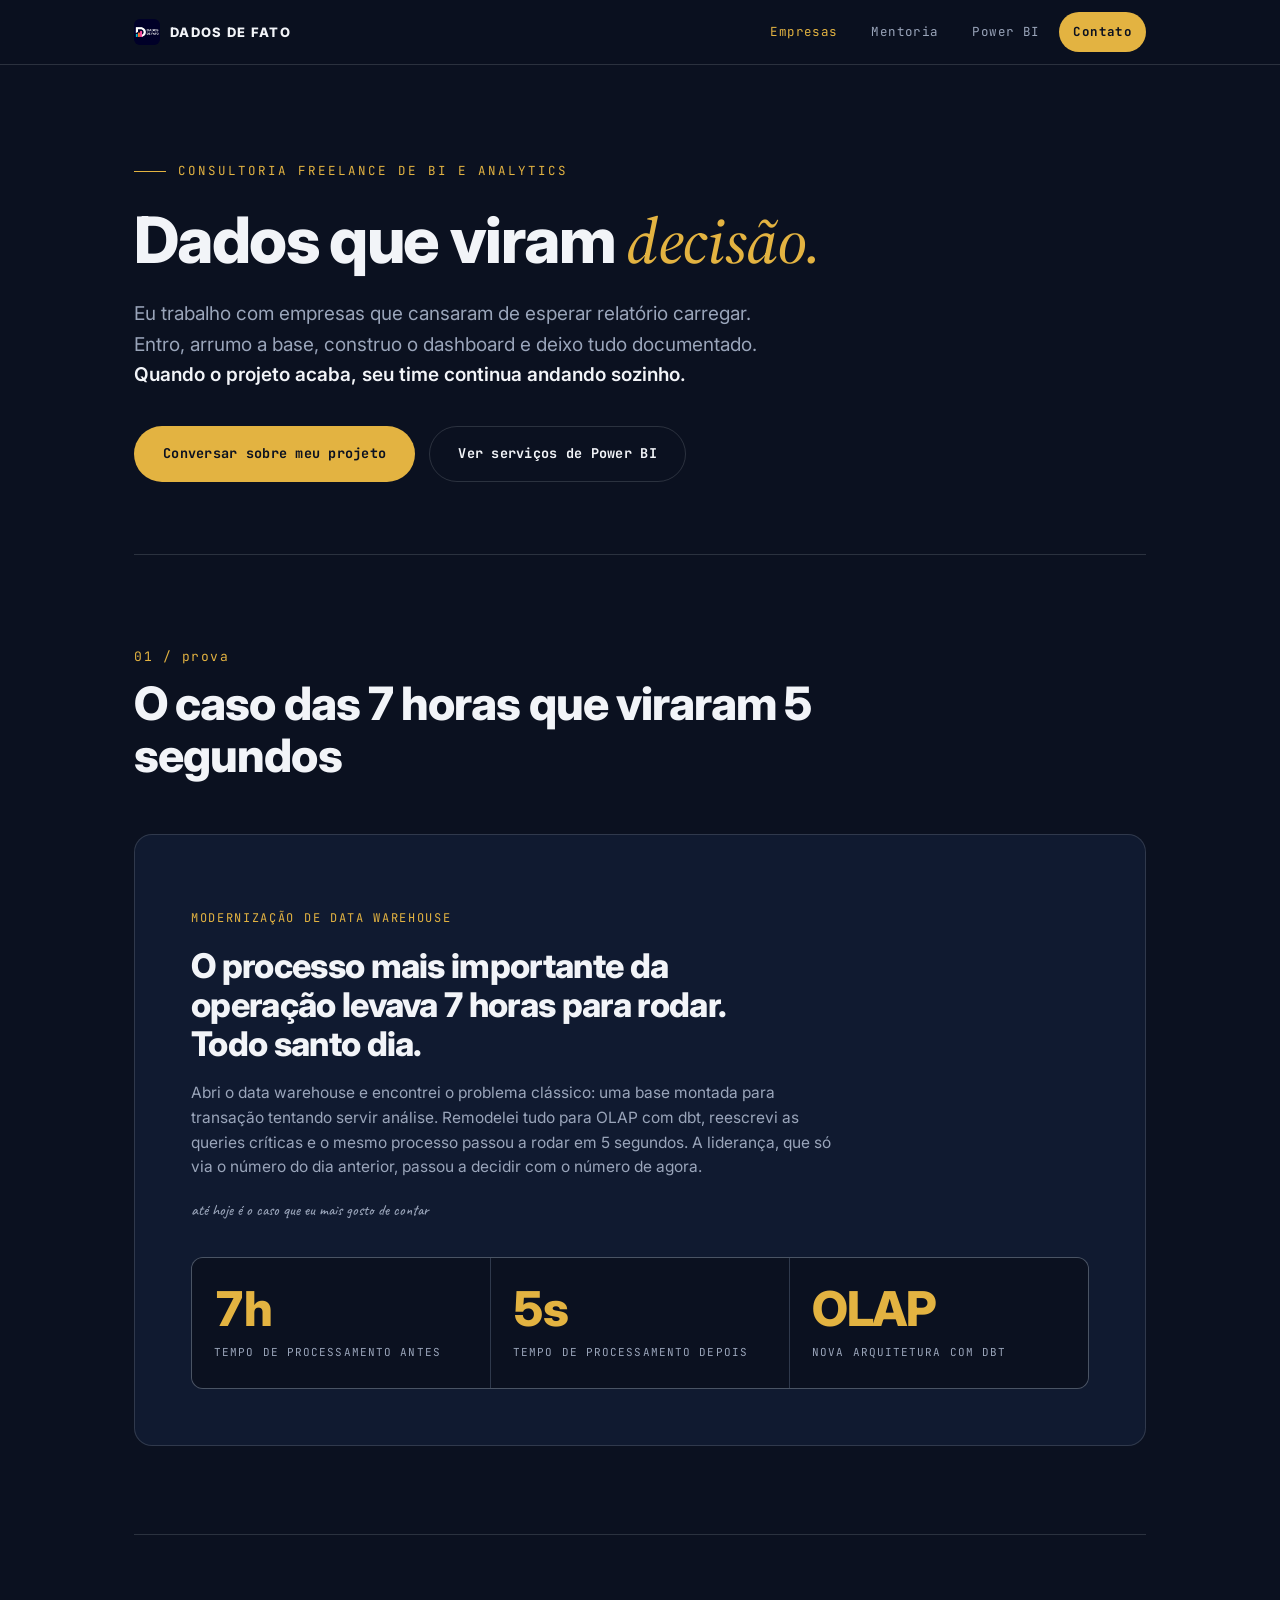
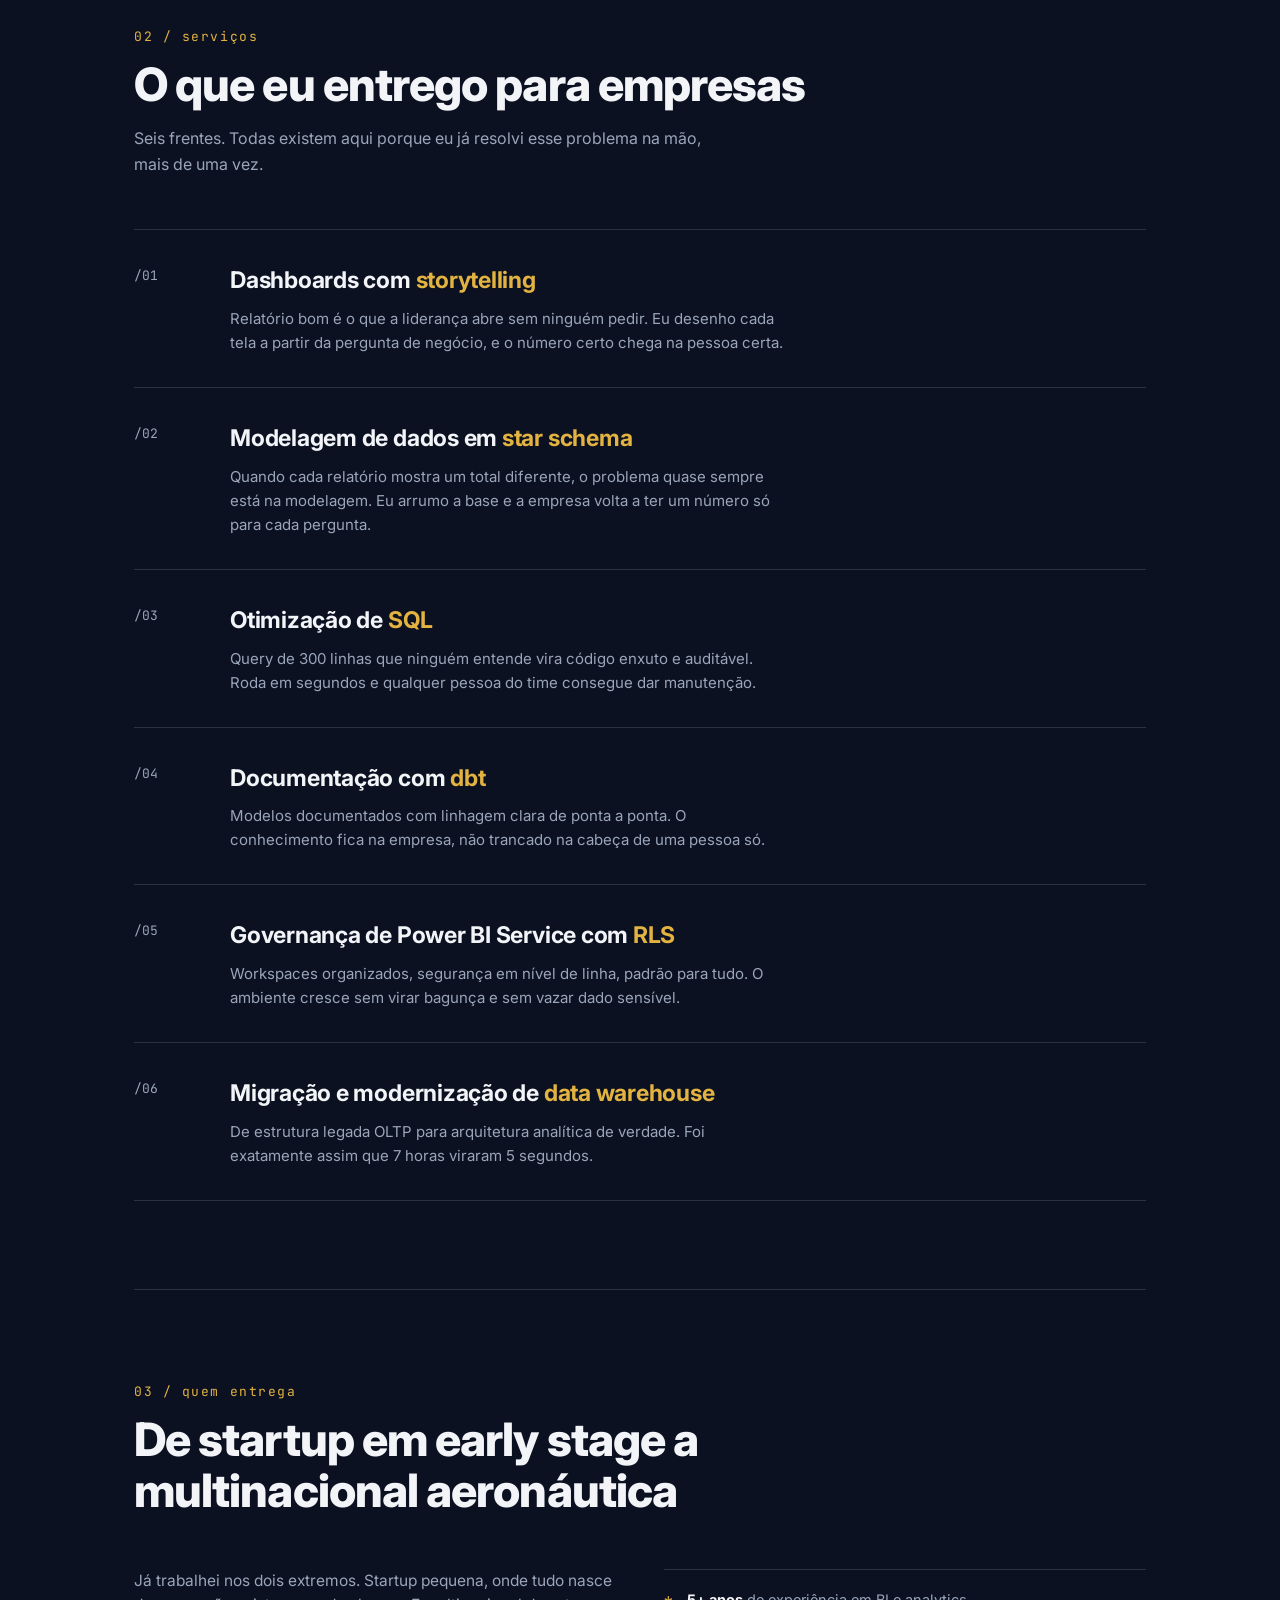
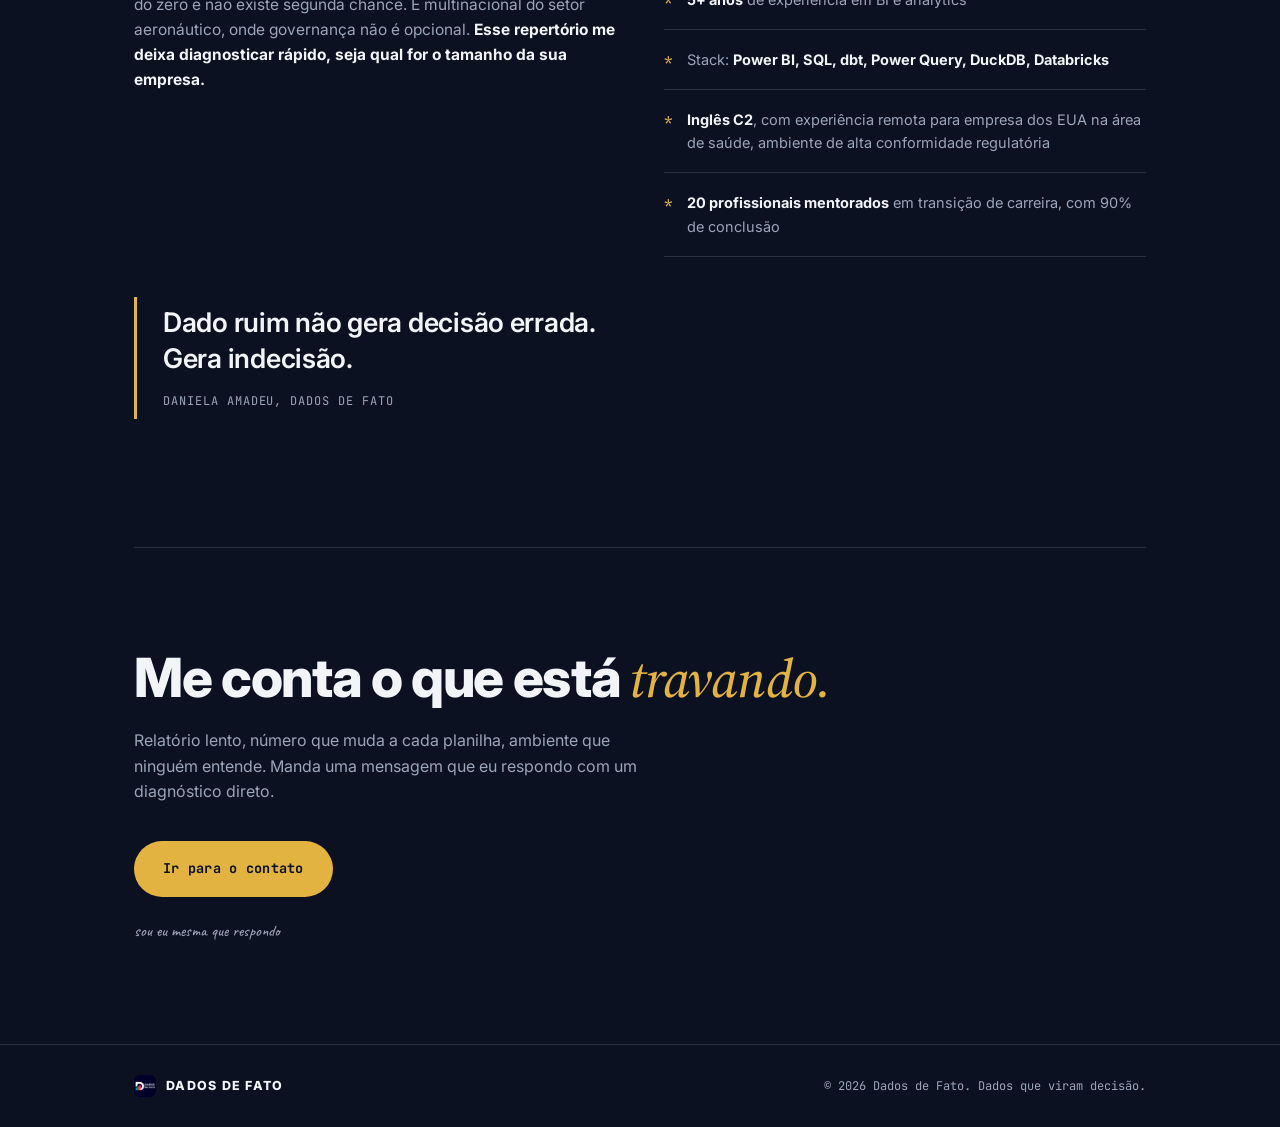
<file: index.html>
<!DOCTYPE html>
<html lang="pt-BR">
<head>
<meta charset="UTF-8">
<meta name="viewport" content="width=device-width, initial-scale=1.0">
<title>Consultoria freelance de BI e analytics | Dados de Fato</title>
<meta name="description" content="Contrate uma analista de dados sênior para projetos de BI: dashboards, modelagem dimensional, SQL, dbt e governança de Power BI. Caso real: processo de 7 horas rodando em 5 segundos.">
<link rel="canonical" href="https://dadosdefato.com.br/">
<link rel="icon" type="image/png" href="logo.png">
<meta property="og:type" content="website">
<meta property="og:locale" content="pt_BR">
<meta property="og:site_name" content="Dados de Fato">
<meta property="og:title" content="Dados de Fato, consultoria freelance de BI e analytics">
<meta property="og:description" content="Dados que viram decisão. Caso real: processo analítico de 7 horas reduzido a 5 segundos.">
<meta property="og:image" content="logo.png">
<meta name="theme-color" content="#0b1120">
<script type="application/ld+json">
{
  "@context":"https://schema.org",
  "@type":"ProfessionalService",
  "name":"Dados de Fato",
  "description":"Consultoria freelance de BI e analytics: dashboards, modelagem dimensional, SQL, dbt e governança de Power BI.",
  "founder":{"@type":"Person","name":"Daniela Amadeu","jobTitle":"Analista de Dados Sênior"},
  "areaServed":{"@type":"Country","name":"Brasil"},
  "url":"https://dadosdefato.com.br/",
  "sameAs":["https://linkedin.com/in/daniela-amadeu/"]
}
</script>
<link rel="preconnect" href="https://fonts.googleapis.com">
<link rel="preconnect" href="https://fonts.gstatic.com" crossorigin>
<link href="https://fonts.googleapis.com/css2?family=Inter:wght@400;600;700;800&family=JetBrains+Mono:wght@400;700&family=Source+Serif+4:ital,opsz,wght@1,8..60,500&family=Caveat:wght@500&display=swap" rel="stylesheet">
<link rel="stylesheet" href="style.css">
</head>
<body>

<nav class="nav">
  <div class="wrap">
    <a class="brand" href="index.html"><img src="logo.png" alt="Dados de Fato">DADOS DE FATO</a>
    <div class="navlinks">
      <a href="index.html" class="active">Empresas</a>
      <a href="mentoria.html">Mentoria</a>
      <a href="powerbi.html">Power BI</a>
      <a class="cta" href="contato.html">Contato</a>
    </div>
  </div>
</nav>

<main>
<div class="wrap">

  <div class="hero">
    <p class="kicker">Consultoria freelance de BI e analytics</p>
    <h1>Dados que viram <em>decisão.</em></h1>
    <p class="lead">Eu trabalho com empresas que cansaram de esperar relatório carregar. Entro, arrumo a base, construo o dashboard e deixo tudo documentado. <strong>Quando o projeto acaba, seu time continua andando sozinho.</strong></p>
    <div class="btnrow">
      <a class="btn btn-gold" href="contato.html">Conversar sobre meu projeto</a>
      <a class="btn btn-line" href="powerbi.html">Ver serviços de Power BI</a>
    </div>
  </div>

  <section>
    <div class="sechead reveal">
      <span class="secnum">01 / prova</span>
      <h2>O caso das 7 horas que viraram 5 segundos</h2>
    </div>
    <div class="proof reveal">
      <p class="tag">Modernização de data warehouse</p>
      <h3>O processo mais importante da operação levava 7 horas para rodar. Todo santo dia.</h3>
      <p>Abri o data warehouse e encontrei o problema clássico: uma base montada para transação tentando servir análise. Remodelei tudo para OLAP com dbt, reescrevi as queries críticas e o mesmo processo passou a rodar em 5 segundos. A liderança, que só via o número do dia anterior, passou a decidir com o número de agora.</p>
      <p class="hand" style="margin-top:18px">até hoje é o caso que eu mais gosto de contar</p>
      <div class="bignums">
        <div class="bignum"><div class="n">7h</div><div class="l">tempo de processamento antes</div></div>
        <div class="bignum"><div class="n">5s</div><div class="l">tempo de processamento depois</div></div>
        <div class="bignum"><div class="n">OLAP</div><div class="l">nova arquitetura com dbt</div></div>
      </div>
    </div>
  </section>

  <section>
    <div class="sechead reveal">
      <span class="secnum">02 / serviços</span>
      <h2>O que eu entrego para empresas</h2>
      <p>Seis frentes. Todas existem aqui porque eu já resolvi esse problema na mão, mais de uma vez.</p>
    </div>
    <div class="svclist reveal">
      <div class="svc">
        <span class="no">/01</span>
        <div>
          <h3>Dashboards com <span>storytelling</span></h3>
          <p>Relatório bom é o que a liderança abre sem ninguém pedir. Eu desenho cada tela a partir da pergunta de negócio, e o número certo chega na pessoa certa.</p>
        </div>
      </div>
      <div class="svc">
        <span class="no">/02</span>
        <div>
          <h3>Modelagem de dados em <span>star schema</span></h3>
          <p>Quando cada relatório mostra um total diferente, o problema quase sempre está na modelagem. Eu arrumo a base e a empresa volta a ter um número só para cada pergunta.</p>
        </div>
      </div>
      <div class="svc">
        <span class="no">/03</span>
        <div>
          <h3>Otimização de <span>SQL</span></h3>
          <p>Query de 300 linhas que ninguém entende vira código enxuto e auditável. Roda em segundos e qualquer pessoa do time consegue dar manutenção.</p>
        </div>
      </div>
      <div class="svc">
        <span class="no">/04</span>
        <div>
          <h3>Documentação com <span>dbt</span></h3>
          <p>Modelos documentados com linhagem clara de ponta a ponta. O conhecimento fica na empresa, não trancado na cabeça de uma pessoa só.</p>
        </div>
      </div>
      <div class="svc">
        <span class="no">/05</span>
        <div>
          <h3>Governança de Power BI Service com <span>RLS</span></h3>
          <p>Workspaces organizados, segurança em nível de linha, padrão para tudo. O ambiente cresce sem virar bagunça e sem vazar dado sensível.</p>
        </div>
      </div>
      <div class="svc">
        <span class="no">/06</span>
        <div>
          <h3>Migração e modernização de <span>data warehouse</span></h3>
          <p>De estrutura legada OLTP para arquitetura analítica de verdade. Foi exatamente assim que 7 horas viraram 5 segundos.</p>
        </div>
      </div>
    </div>
  </section>

  <section>
    <div class="sechead reveal">
      <span class="secnum">03 / quem entrega</span>
      <h2>De startup em early stage a multinacional aeronáutica</h2>
    </div>
    <div class="auth reveal">
      <p>Já trabalhei nos dois extremos. Startup pequena, onde tudo nasce do zero e não existe segunda chance. E multinacional do setor aeronáutico, onde governança não é opcional. <strong>Esse repertório me deixa diagnosticar rápido, seja qual for o tamanho da sua empresa.</strong></p>
      <div class="facts">
        <div class="fact"><span class="m">*</span><span><strong>5+ anos</strong> de experiência em BI e analytics</span></div>
        <div class="fact"><span class="m">*</span><span>Stack: <strong>Power BI, SQL, dbt, Power Query, DuckDB, Databricks</strong></span></div>
        <div class="fact"><span class="m">*</span><span><strong>Inglês C2</strong>, com experiência remota para empresa dos EUA na área de saúde, ambiente de alta conformidade regulatória</span></div>
        <div class="fact"><span class="m">*</span><span><strong>20 profissionais mentorados</strong> em transição de carreira, com 90% de conclusão</span></div>
      </div>
    </div>
    <div class="quote reveal">
      <p>Dado ruim não gera decisão errada. Gera indecisão.</p>
      <span>Daniela Amadeu, Dados de Fato</span>
    </div>
  </section>

  <section class="final">
    <h2 class="reveal">Me conta o que está <em>travando.</em></h2>
    <p class="reveal">Relatório lento, número que muda a cada planilha, ambiente que ninguém entende. Manda uma mensagem que eu respondo com um diagnóstico direto.</p>
    <div class="btnrow reveal">
      <a class="btn btn-gold" href="contato.html">Ir para o contato</a>
    </div>
    <p class="hand reveal" style="margin-top:22px">sou eu mesma que respondo</p>
  </section>

</div>
</main>

<footer>
  <div class="wrap">
    <div class="fbrand"><img src="logo.png" alt="">DADOS DE FATO</div>
    <p>© 2026 Dados de Fato. Dados que viram decisão.</p>
  </div>
</footer>

<script>
const io=new IntersectionObserver(es=>{
  es.forEach(e=>{if(e.isIntersecting){e.target.classList.add('in');io.unobserve(e.target);}});
},{threshold:.1});
document.querySelectorAll('.reveal').forEach(el=>io.observe(el));
</script>
</body>
</html>
</file>
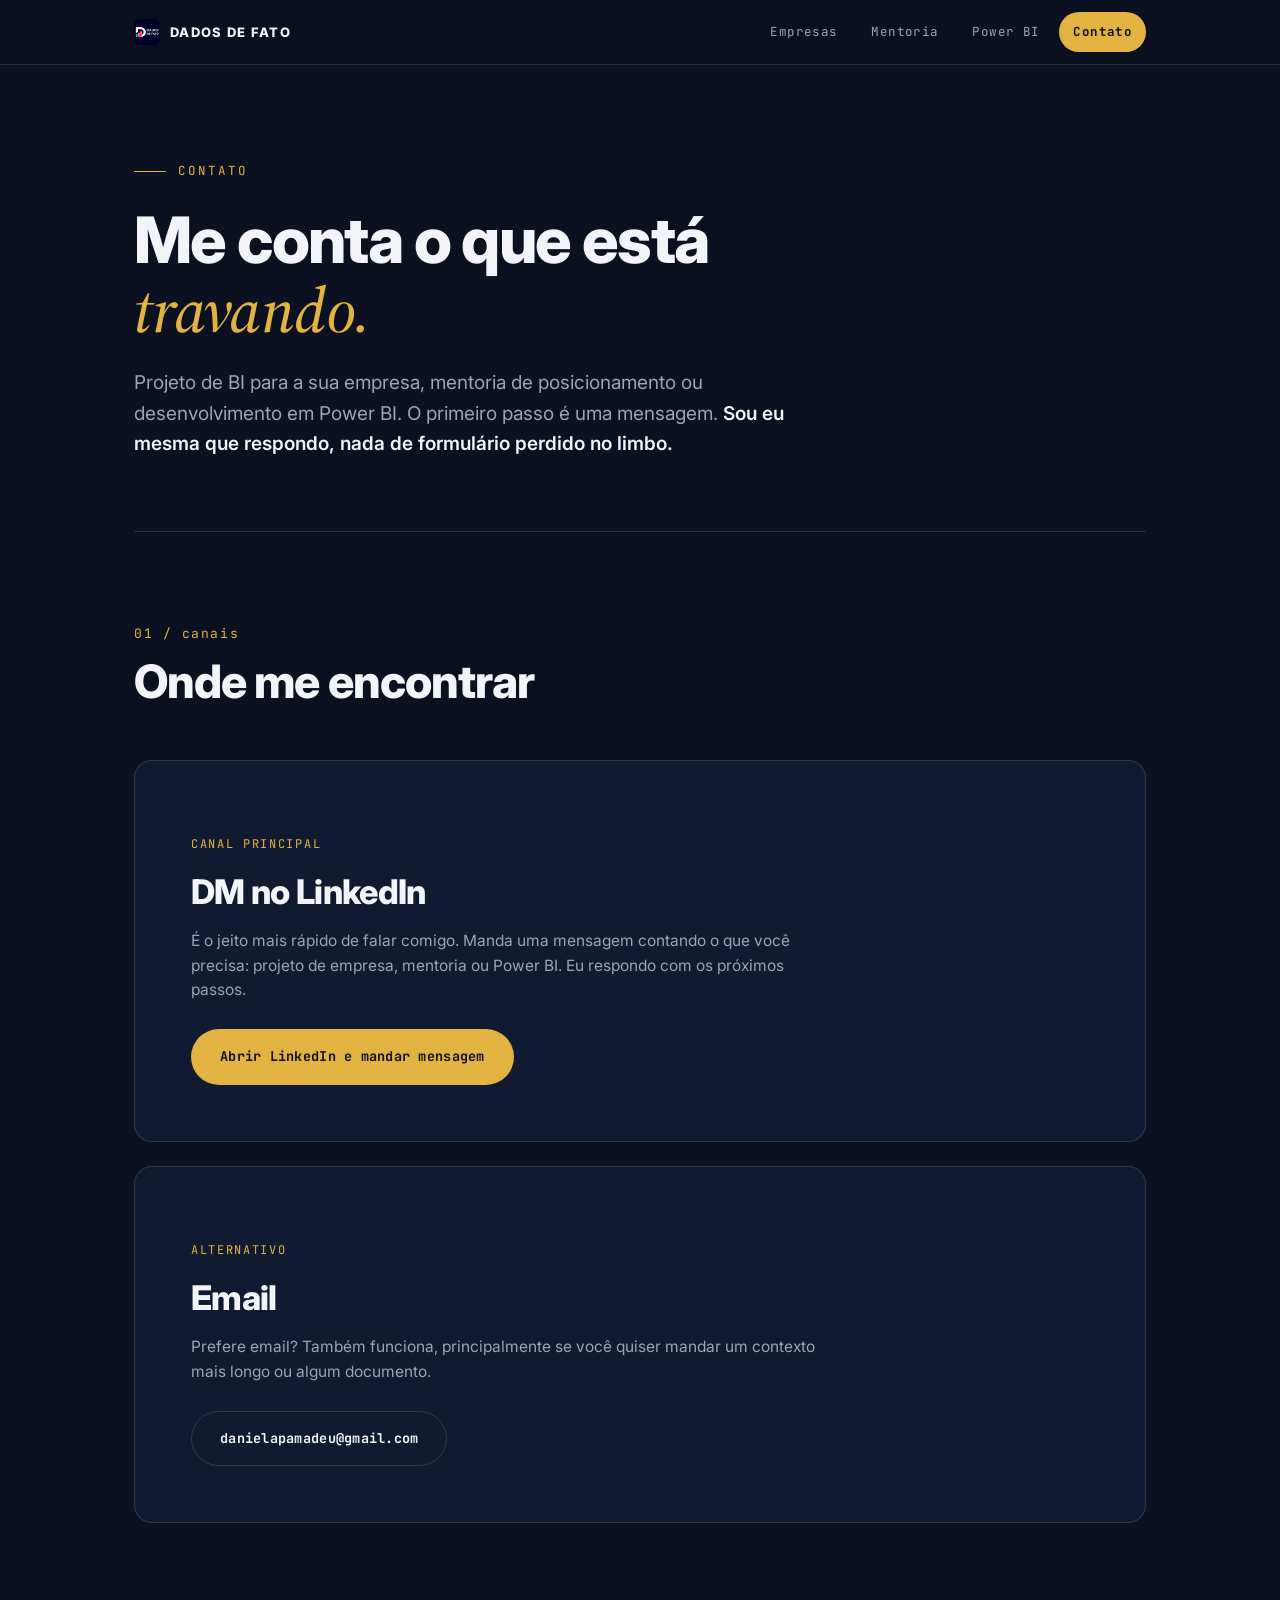
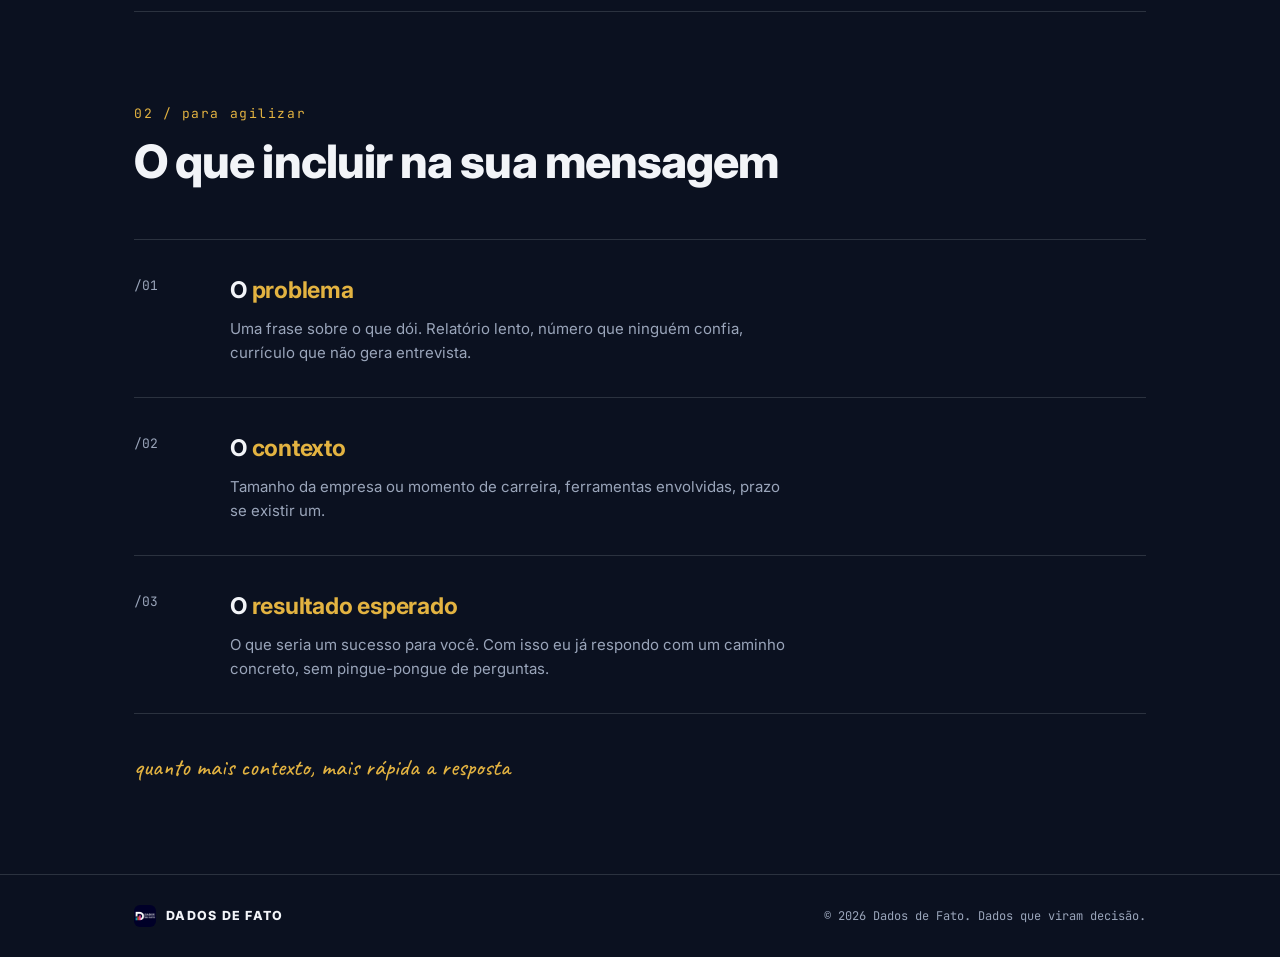
<file: contato.html>
<!DOCTYPE html>
<html lang="pt-BR">
<head>
<meta charset="UTF-8">
<meta name="viewport" content="width=device-width, initial-scale=1.0">
<title>Contato | Dados de Fato</title>
<meta name="description" content="Fale com a Dados de Fato sobre projetos de BI, mentoria de posicionamento em dados ou desenvolvimento Power BI. Canal principal: DM no LinkedIn.">
<link rel="canonical" href="https://dadosdefato.com.br/contato.html">
<link rel="icon" type="image/png" href="logo.png">
<meta property="og:type" content="website">
<meta property="og:locale" content="pt_BR">
<meta property="og:site_name" content="Dados de Fato">
<meta property="og:title" content="Contato | Dados de Fato">
<meta property="og:description" content="Me conta o que está travando. Canal principal: DM no LinkedIn.">
<meta property="og:image" content="logo.png">
<meta name="theme-color" content="#0b1120">
<link rel="preconnect" href="https://fonts.googleapis.com">
<link rel="preconnect" href="https://fonts.gstatic.com" crossorigin>
<link href="https://fonts.googleapis.com/css2?family=Inter:wght@400;600;700;800&family=JetBrains+Mono:wght@400;700&family=Source+Serif+4:ital,opsz,wght@1,8..60,500&family=Caveat:wght@500&display=swap" rel="stylesheet">
<link rel="stylesheet" href="style.css">
</head>
<body>

<nav class="nav">
  <div class="wrap">
    <a class="brand" href="index.html"><img src="logo.png" alt="Dados de Fato">DADOS DE FATO</a>
    <div class="navlinks">
      <a href="index.html">Empresas</a>
      <a href="mentoria.html">Mentoria</a>
      <a href="powerbi.html">Power BI</a>
      <a class="cta" href="contato.html">Contato</a>
    </div>
  </div>
</nav>

<main>
<div class="wrap">

  <div class="hero">
    <p class="kicker">Contato</p>
    <h1>Me conta o que está <em>travando.</em></h1>
    <p class="lead">Projeto de BI para a sua empresa, mentoria de posicionamento ou desenvolvimento em Power BI. O primeiro passo é uma mensagem. <strong>Sou eu mesma que respondo, nada de formulário perdido no limbo.</strong></p>
  </div>

  <section>
    <div class="sechead reveal">
      <span class="secnum">01 / canais</span>
      <h2>Onde me encontrar</h2>
    </div>
    <div class="proof reveal">
      <p class="tag">Canal principal</p>
      <h3>DM no LinkedIn</h3>
      <p>É o jeito mais rápido de falar comigo. Manda uma mensagem contando o que você precisa: projeto de empresa, mentoria ou Power BI. Eu respondo com os próximos passos.</p>
      <div class="btnrow" style="margin-top:26px">
        <a class="btn btn-gold" href="https://linkedin.com/in/daniela-amadeu/" target="_blank" rel="noopener">Abrir LinkedIn e mandar mensagem</a>
      </div>
    </div>
    <div class="proof reveal" style="margin-top:24px">
      <p class="tag">Alternativo</p>
      <h3>Email</h3>
      <p>Prefere email? Também funciona, principalmente se você quiser mandar um contexto mais longo ou algum documento.</p>
      <div class="btnrow" style="margin-top:26px">
        <a class="btn btn-line" href="mailto:danielapamadeu@gmail.com">danielapamadeu@gmail.com</a>
      </div>
    </div>
  </section>

  <section>
    <div class="sechead reveal">
      <span class="secnum">02 / para agilizar</span>
      <h2>O que incluir na sua mensagem</h2>
    </div>
    <div class="svclist reveal">
      <div class="svc">
        <span class="no">/01</span>
        <div>
          <h3>O <span>problema</span></h3>
          <p>Uma frase sobre o que dói. Relatório lento, número que ninguém confia, currículo que não gera entrevista.</p>
        </div>
      </div>
      <div class="svc">
        <span class="no">/02</span>
        <div>
          <h3>O <span>contexto</span></h3>
          <p>Tamanho da empresa ou momento de carreira, ferramentas envolvidas, prazo se existir um.</p>
        </div>
      </div>
      <div class="svc">
        <span class="no">/03</span>
        <div>
          <h3>O <span>resultado esperado</span></h3>
          <p>O que seria um sucesso para você. Com isso eu já respondo com um caminho concreto, sem pingue-pongue de perguntas.</p>
        </div>
      </div>
    </div>
    <p class="hand reveal" style="margin-top:34px">quanto mais contexto, mais rápida a resposta</p>
  </section>

</div>
</main>

<footer>
  <div class="wrap">
    <div class="fbrand"><img src="logo.png" alt="">DADOS DE FATO</div>
    <p>© 2026 Dados de Fato. Dados que viram decisão.</p>
  </div>
</footer>

<script>
const io=new IntersectionObserver(es=>{
  es.forEach(e=>{if(e.isIntersecting){e.target.classList.add('in');io.unobserve(e.target);}});
},{threshold:.1});
document.querySelectorAll('.reveal').forEach(el=>io.observe(el));
</script>
</body>
</html>
</file>
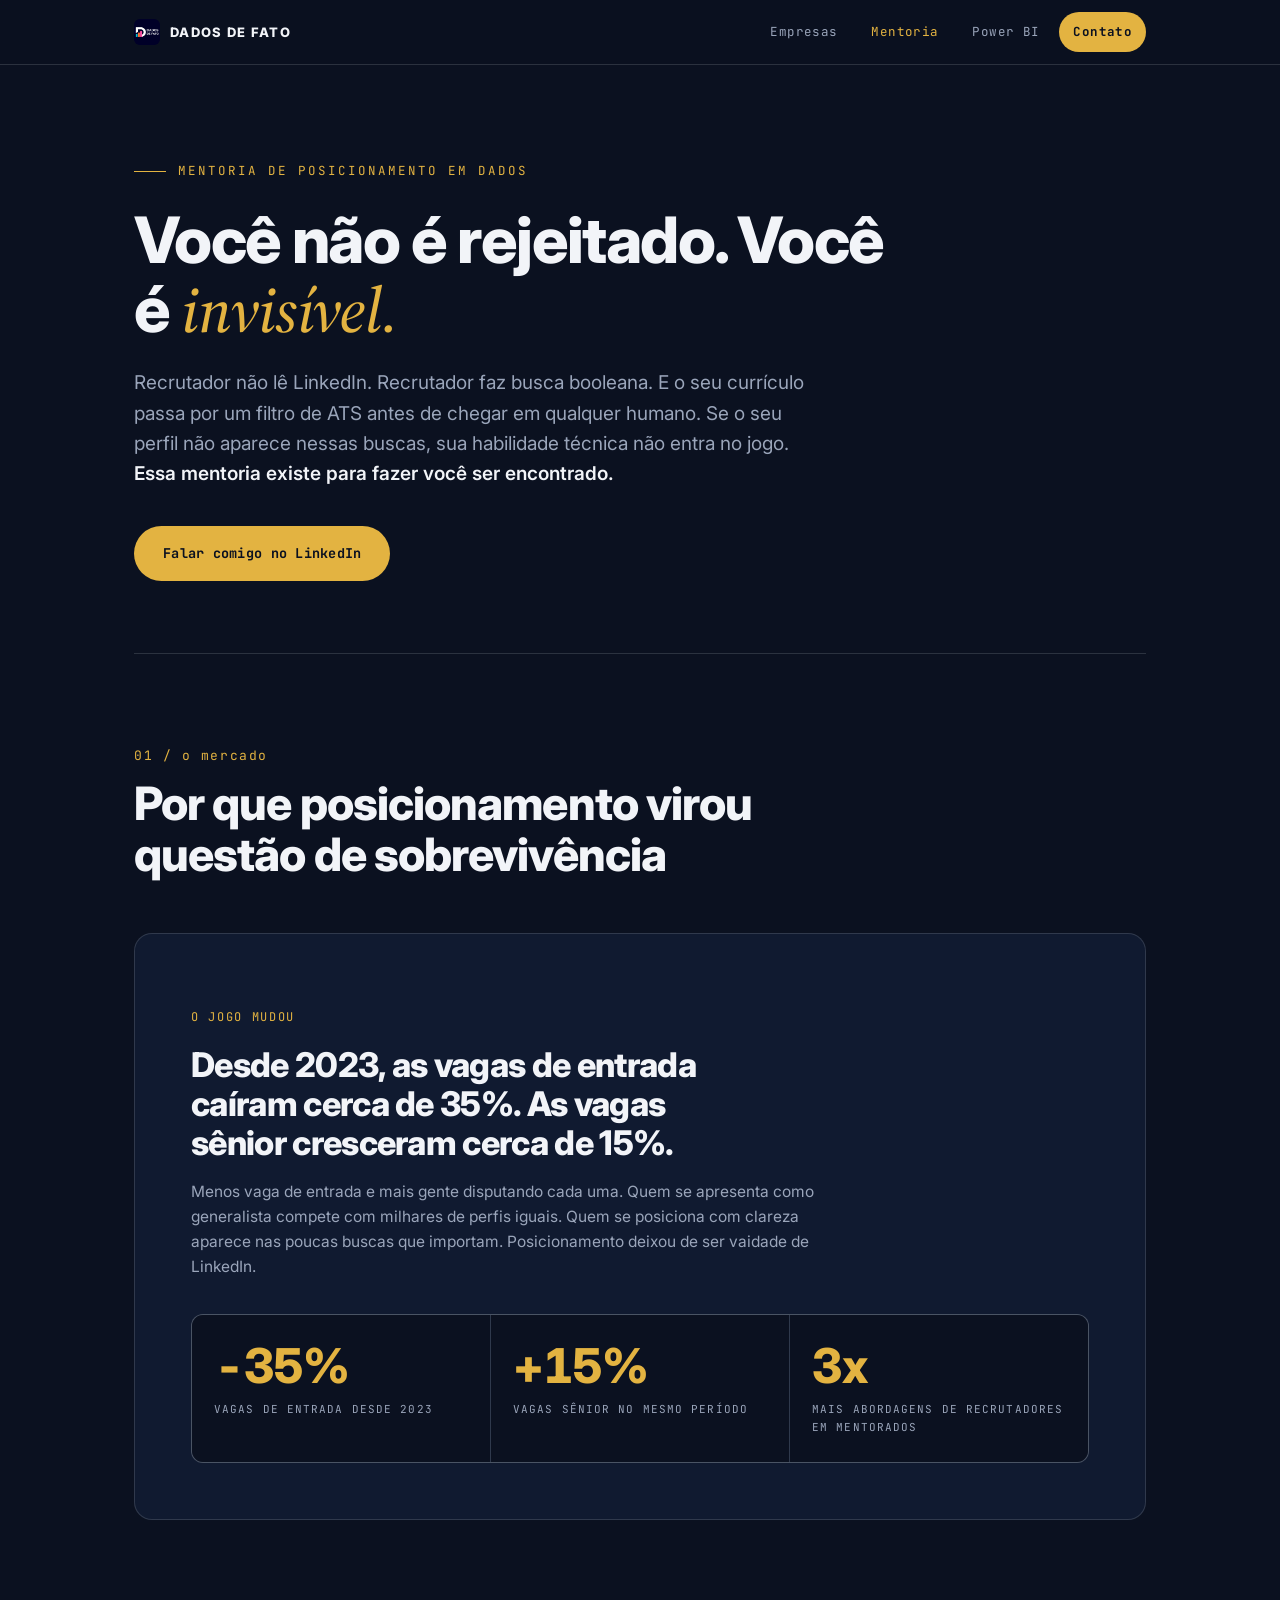
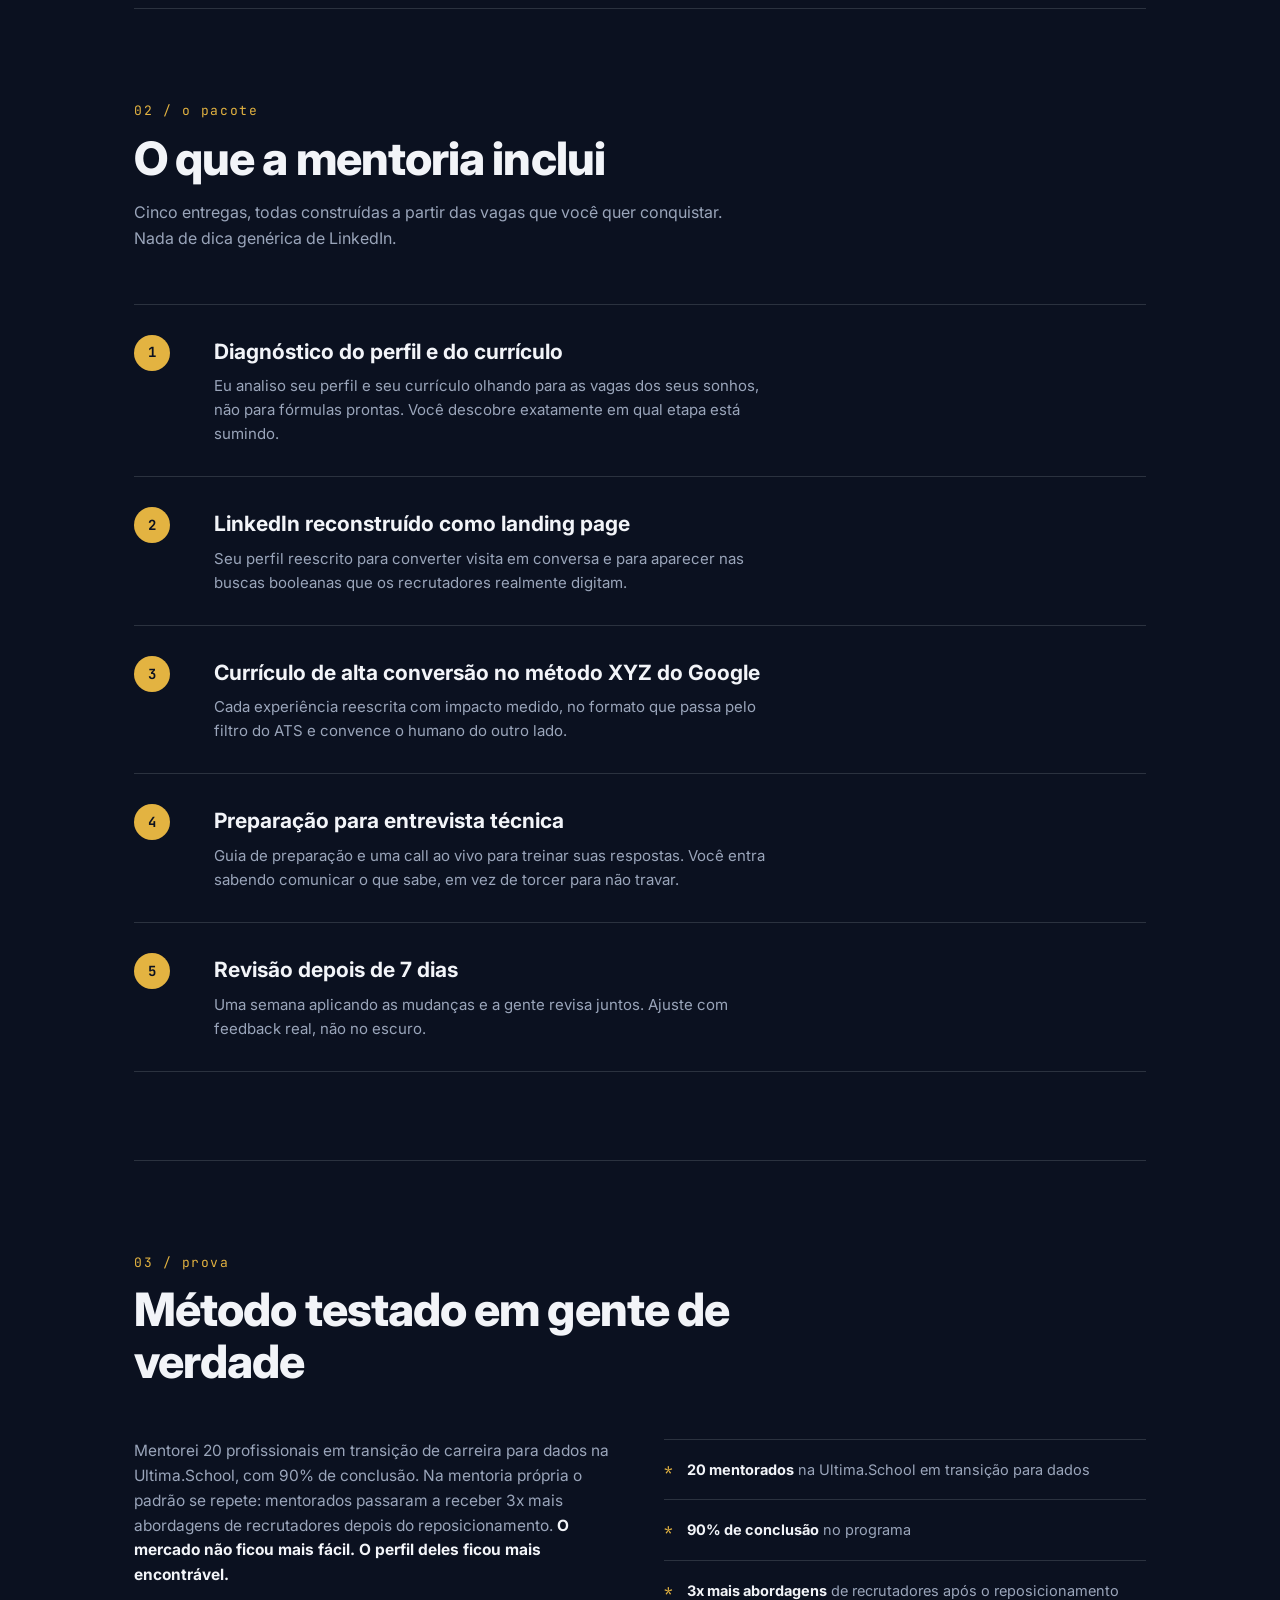
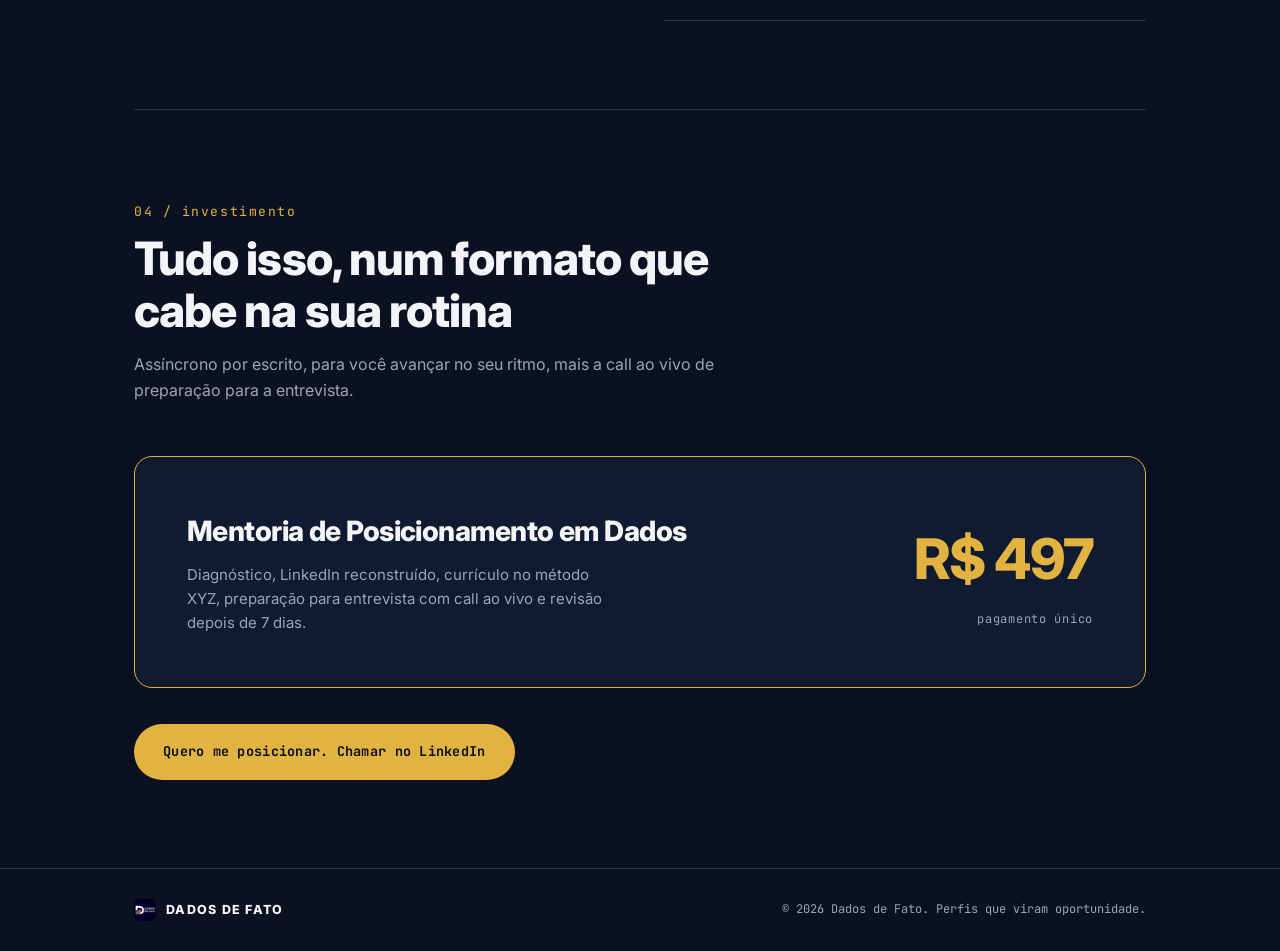
<file: mentoria.html>
<!DOCTYPE html>
<html lang="pt-BR">
<head>
<meta charset="UTF-8">
<meta name="viewport" content="width=device-width, initial-scale=1.0">
<title>Mentoria de Posicionamento em Dados | Dados de Fato</title>
<meta name="description" content="Mentoria para profissionais de dados que são bons tecnicamente mas invisíveis para recrutadores: LinkedIn otimizado para busca booleana, currículo no método XYZ e preparação para entrevista. R$ 497.">
<link rel="canonical" href="https://dadosdefato.com.br/mentoria.html">
<link rel="icon" type="image/png" href="logo.png">
<meta property="og:type" content="website">
<meta property="og:locale" content="pt_BR">
<meta property="og:site_name" content="Dados de Fato">
<meta property="og:title" content="Mentoria de Posicionamento em Dados | Dados de Fato">
<meta property="og:description" content="Você não é rejeitado. Você é invisível. Mentoria de posicionamento de carreira para profissionais de dados.">
<meta property="og:image" content="logo.png">
<meta name="theme-color" content="#0b1120">
<script type="application/ld+json">
{
  "@context":"https://schema.org",
  "@type":"FAQPage",
  "mainEntity":[
    {"@type":"Question","name":"Quanto custa a Mentoria de Posicionamento em Dados?","acceptedAnswer":{"@type":"Answer","text":"R$ 497 em pagamento único. Inclui diagnóstico do perfil e currículo, reconstrução do LinkedIn, currículo no método XYZ, preparação para entrevista técnica com call ao vivo e uma revisão após 7 dias."}},
    {"@type":"Question","name":"Como funciona o formato da mentoria?","acceptedAnswer":{"@type":"Answer","text":"Assíncrono por escrito, para você avançar no seu ritmo, mais uma call ao vivo de preparação para entrevista técnica."}},
    {"@type":"Question","name":"Para quem é a mentoria?","acceptedAnswer":{"@type":"Answer","text":"Profissionais de dados que têm habilidade técnica mas são invisíveis para recrutadores: perfil que não aparece em busca booleana e currículo filtrado por ATS antes de chegar em um humano."}}
  ]
}
</script>
<link rel="preconnect" href="https://fonts.googleapis.com">
<link rel="preconnect" href="https://fonts.gstatic.com" crossorigin>
<link href="https://fonts.googleapis.com/css2?family=Inter:wght@400;600;700;800&family=JetBrains+Mono:wght@400;700&family=Source+Serif+4:ital,opsz,wght@1,8..60,500&family=Caveat:wght@500&display=swap" rel="stylesheet">
<link rel="stylesheet" href="style.css">
</head>
<body>

<nav class="nav">
  <div class="wrap">
    <a class="brand" href="index.html"><img src="logo.png" alt="Dados de Fato">DADOS DE FATO</a>
    <div class="navlinks">
      <a href="index.html">Empresas</a>
      <a href="mentoria.html" class="active">Mentoria</a>
      <a href="powerbi.html">Power BI</a>
      <a class="cta" href="contato.html">Contato</a>
    </div>
  </div>
</nav>

<main>
<div class="wrap">

  <div class="hero">
    <p class="kicker">Mentoria de Posicionamento em Dados</p>
    <h1>Você não é rejeitado. Você é <em>invisível.</em></h1>
    <p class="lead">Recrutador não lê LinkedIn. Recrutador faz busca booleana. E o seu currículo passa por um filtro de ATS antes de chegar em qualquer humano. Se o seu perfil não aparece nessas buscas, sua habilidade técnica não entra no jogo. <strong>Essa mentoria existe para fazer você ser encontrado.</strong></p>
    <div class="btnrow">
      <a class="btn btn-gold" href="https://linkedin.com/in/daniela-amadeu/" target="_blank" rel="noopener">Falar comigo no LinkedIn</a>
    </div>
  </div>

  <section>
    <div class="sechead reveal">
      <span class="secnum">01 / o mercado</span>
      <h2>Por que posicionamento virou questão de sobrevivência</h2>
    </div>
    <div class="proof reveal">
      <p class="tag">O jogo mudou</p>
      <h3>Desde 2023, as vagas de entrada caíram cerca de 35%. As vagas sênior cresceram cerca de 15%.</h3>
      <p>Menos vaga de entrada e mais gente disputando cada uma. Quem se apresenta como generalista compete com milhares de perfis iguais. Quem se posiciona com clareza aparece nas poucas buscas que importam. Posicionamento deixou de ser vaidade de LinkedIn.</p>
      <div class="bignums">
        <div class="bignum"><div class="n">-35%</div><div class="l">vagas de entrada desde 2023</div></div>
        <div class="bignum"><div class="n">+15%</div><div class="l">vagas sênior no mesmo período</div></div>
        <div class="bignum"><div class="n">3x</div><div class="l">mais abordagens de recrutadores em mentorados</div></div>
      </div>
    </div>
  </section>

  <section>
    <div class="sechead reveal">
      <span class="secnum">02 / o pacote</span>
      <h2>O que a mentoria inclui</h2>
      <p>Cinco entregas, todas construídas a partir das vagas que você quer conquistar. Nada de dica genérica de LinkedIn.</p>
    </div>
    <div class="pack reveal">
      <div class="pack-item">
        <span class="n">1</span>
        <div>
          <h3>Diagnóstico do perfil e do currículo</h3>
          <p>Eu analiso seu perfil e seu currículo olhando para as vagas dos seus sonhos, não para fórmulas prontas. Você descobre exatamente em qual etapa está sumindo.</p>
        </div>
      </div>
      <div class="pack-item">
        <span class="n">2</span>
        <div>
          <h3>LinkedIn reconstruído como landing page</h3>
          <p>Seu perfil reescrito para converter visita em conversa e para aparecer nas buscas booleanas que os recrutadores realmente digitam.</p>
        </div>
      </div>
      <div class="pack-item">
        <span class="n">3</span>
        <div>
          <h3>Currículo de alta conversão no método XYZ do Google</h3>
          <p>Cada experiência reescrita com impacto medido, no formato que passa pelo filtro do ATS e convence o humano do outro lado.</p>
        </div>
      </div>
      <div class="pack-item">
        <span class="n">4</span>
        <div>
          <h3>Preparação para entrevista técnica</h3>
          <p>Guia de preparação e uma call ao vivo para treinar suas respostas. Você entra sabendo comunicar o que sabe, em vez de torcer para não travar.</p>
        </div>
      </div>
      <div class="pack-item">
        <span class="n">5</span>
        <div>
          <h3>Revisão depois de 7 dias</h3>
          <p>Uma semana aplicando as mudanças e a gente revisa juntos. Ajuste com feedback real, não no escuro.</p>
        </div>
      </div>
    </div>
  </section>

  <section>
    <div class="sechead reveal">
      <span class="secnum">03 / prova</span>
      <h2>Método testado em gente de verdade</h2>
    </div>
    <div class="auth reveal">
      <p>Mentorei 20 profissionais em transição de carreira para dados na Ultima.School, com 90% de conclusão. Na mentoria própria o padrão se repete: mentorados passaram a receber 3x mais abordagens de recrutadores depois do reposicionamento. <strong>O mercado não ficou mais fácil. O perfil deles ficou mais encontrável.</strong></p>
      <div class="facts">
        <div class="fact"><span class="m">*</span><span><strong>20 mentorados</strong> na Ultima.School em transição para dados</span></div>
        <div class="fact"><span class="m">*</span><span><strong>90% de conclusão</strong> no programa</span></div>
        <div class="fact"><span class="m">*</span><span><strong>3x mais abordagens</strong> de recrutadores após o reposicionamento</span></div>
      </div>
    </div>
  </section>

  <section>
    <div class="sechead reveal">
      <span class="secnum">04 / investimento</span>
      <h2>Tudo isso, num formato que cabe na sua rotina</h2>
      <p>Assíncrono por escrito, para você avançar no seu ritmo, mais a call ao vivo de preparação para a entrevista.</p>
    </div>
    <div class="price reveal">
      <div>
        <h3>Mentoria de Posicionamento em Dados</h3>
        <p>Diagnóstico, LinkedIn reconstruído, currículo no método XYZ, preparação para entrevista com call ao vivo e revisão depois de 7 dias.</p>
      </div>
      <div class="val">
        <div class="num">R$ 497</div>
        <div class="per">pagamento único</div>
      </div>
    </div>
    <div class="btnrow reveal">
      <a class="btn btn-gold" href="https://linkedin.com/in/daniela-amadeu/" target="_blank" rel="noopener">Quero me posicionar. Chamar no LinkedIn</a>
    </div>
  </section>

</div>
</main>

<footer>
  <div class="wrap">
    <div class="fbrand"><img src="logo.png" alt="">DADOS DE FATO</div>
    <p>© 2026 Dados de Fato. Perfis que viram oportunidade.</p>
  </div>
</footer>

<script>
const io=new IntersectionObserver(es=>{
  es.forEach(e=>{if(e.isIntersecting){e.target.classList.add('in');io.unobserve(e.target);}});
},{threshold:.1});
document.querySelectorAll('.reveal').forEach(el=>io.observe(el));
</script>
</body>
</html>
</file>
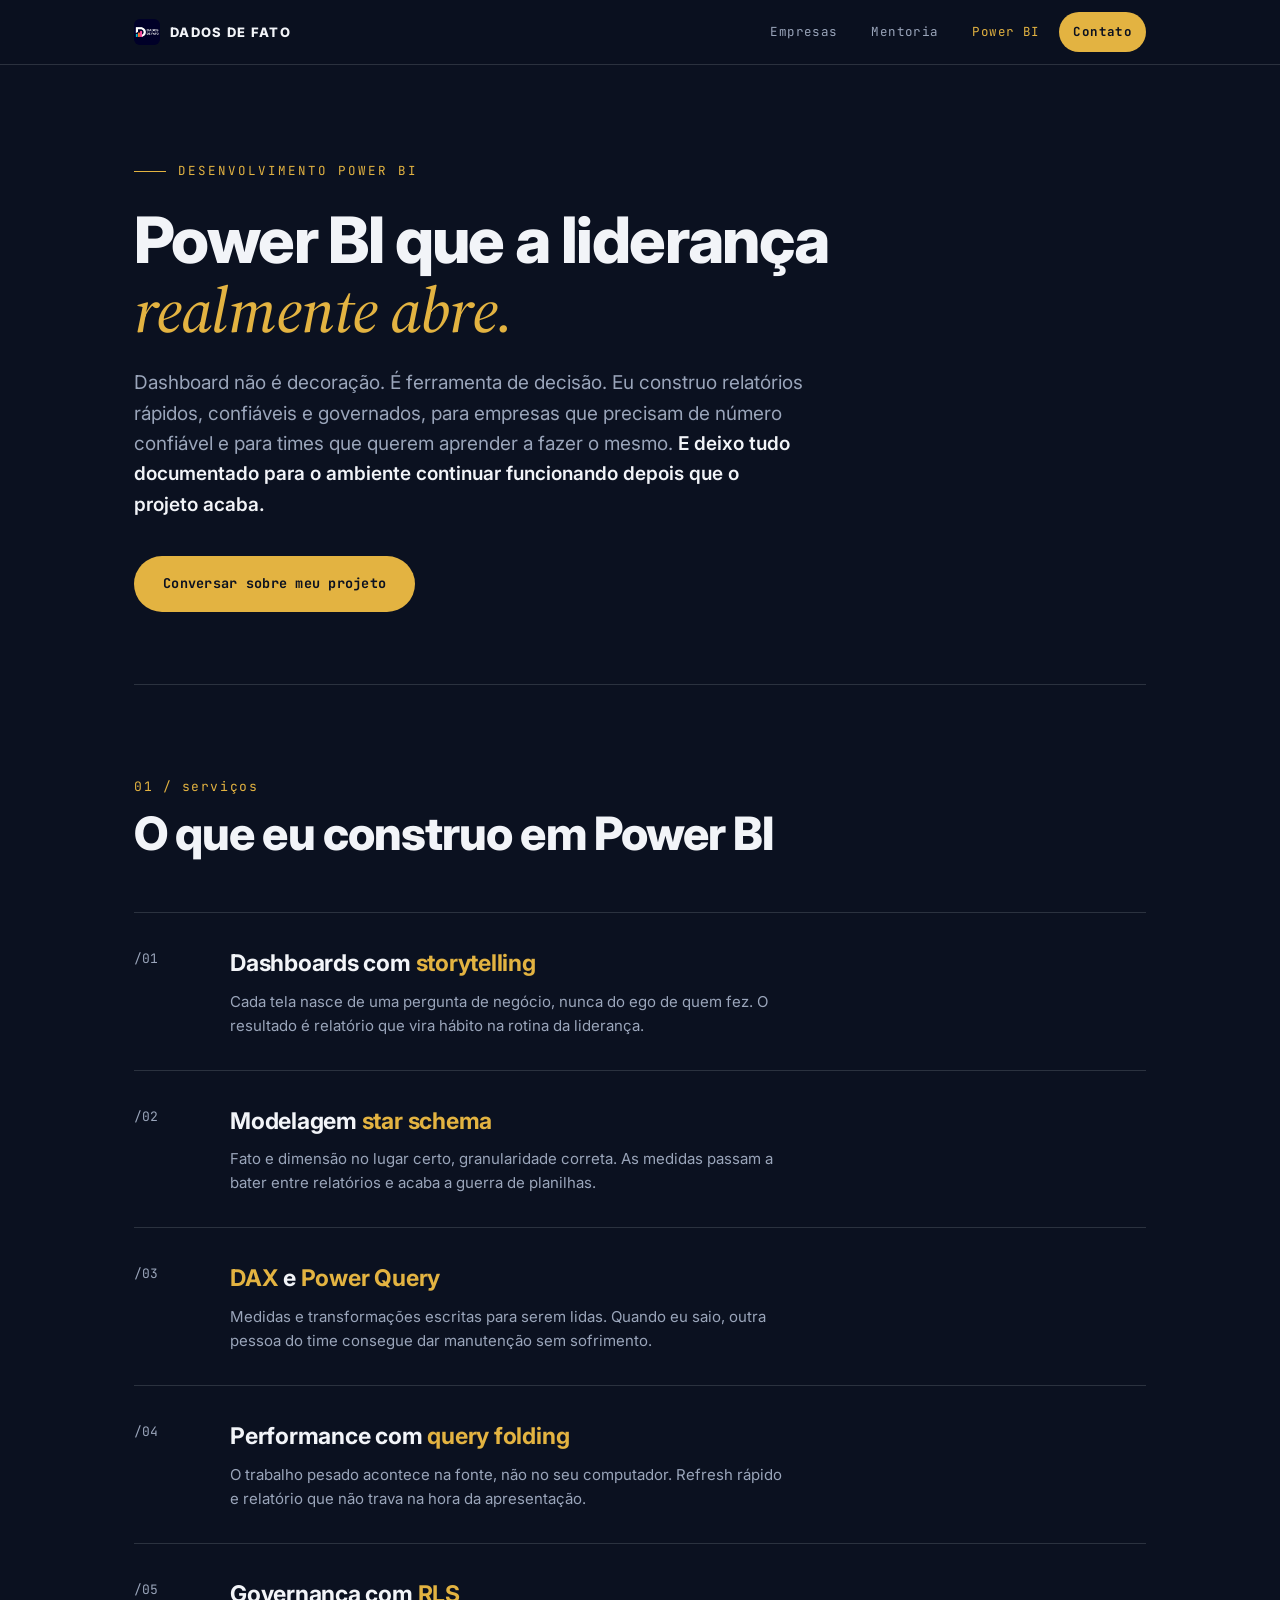
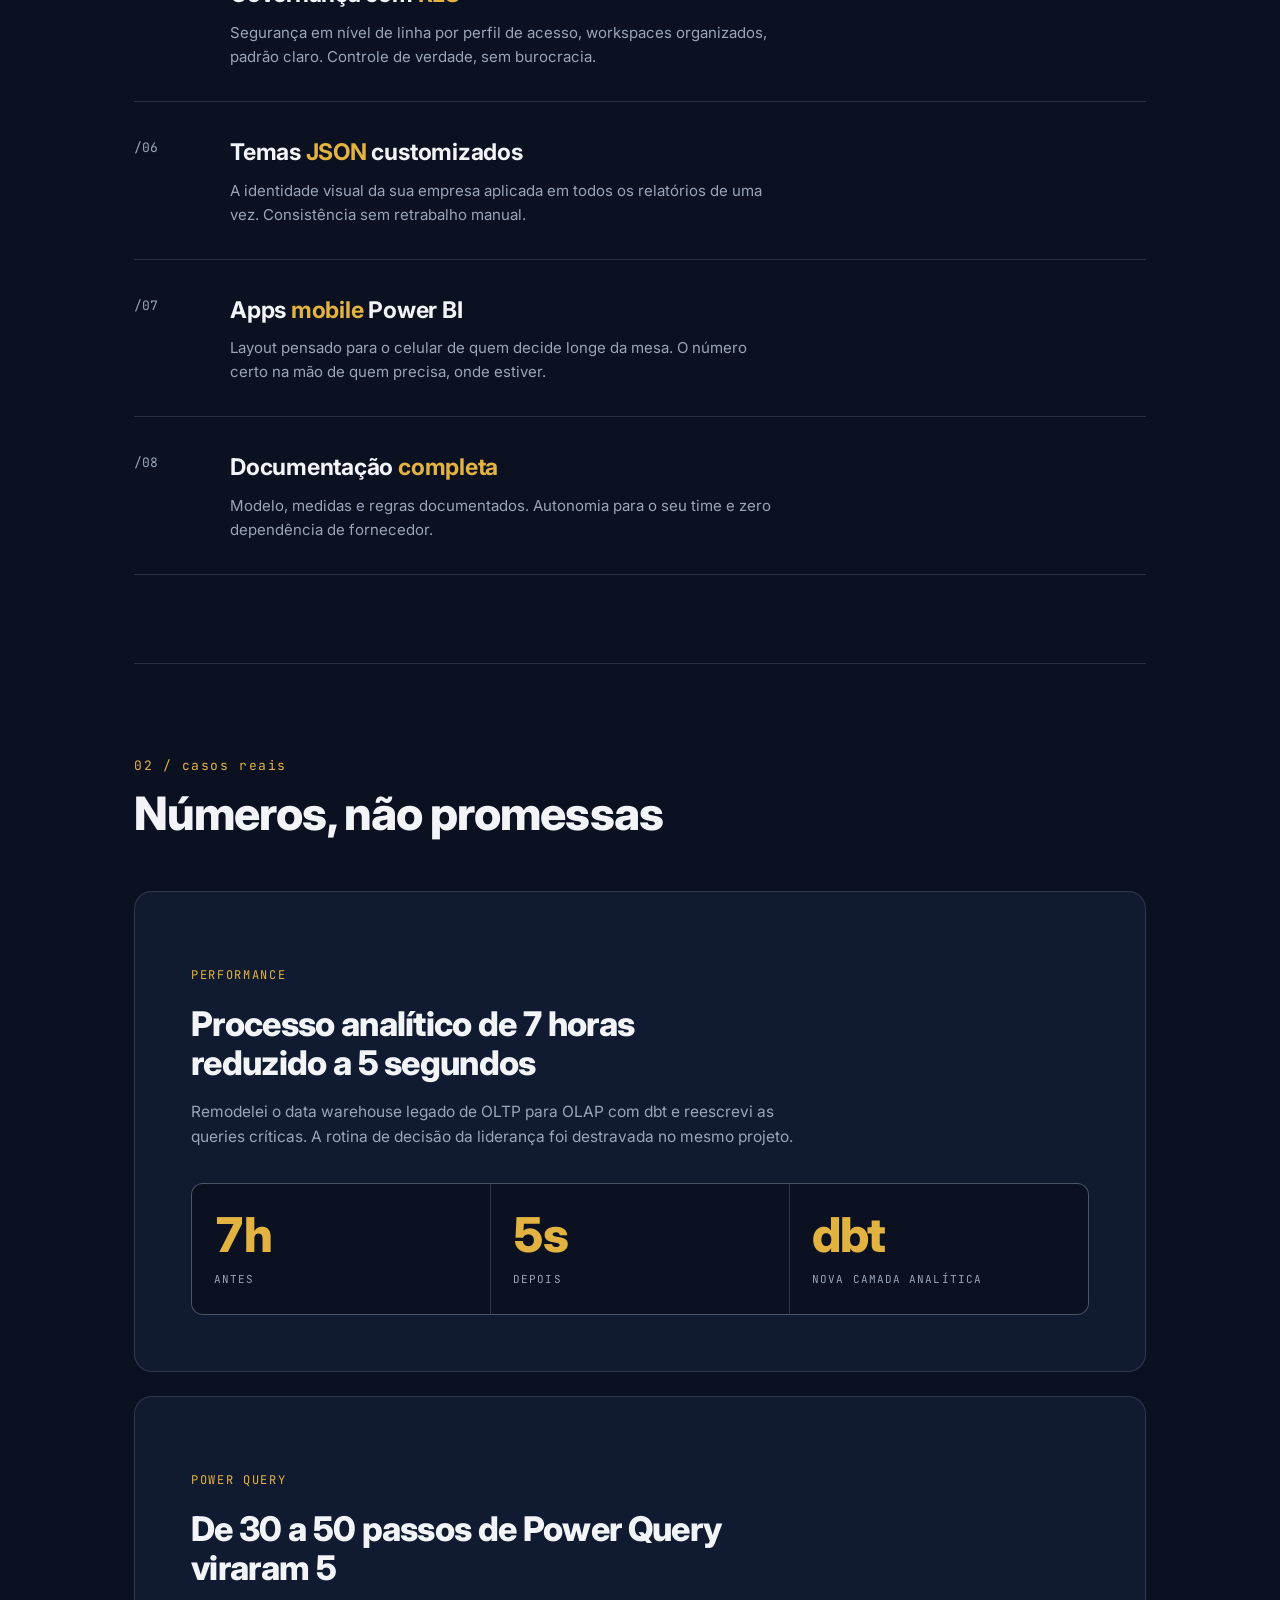
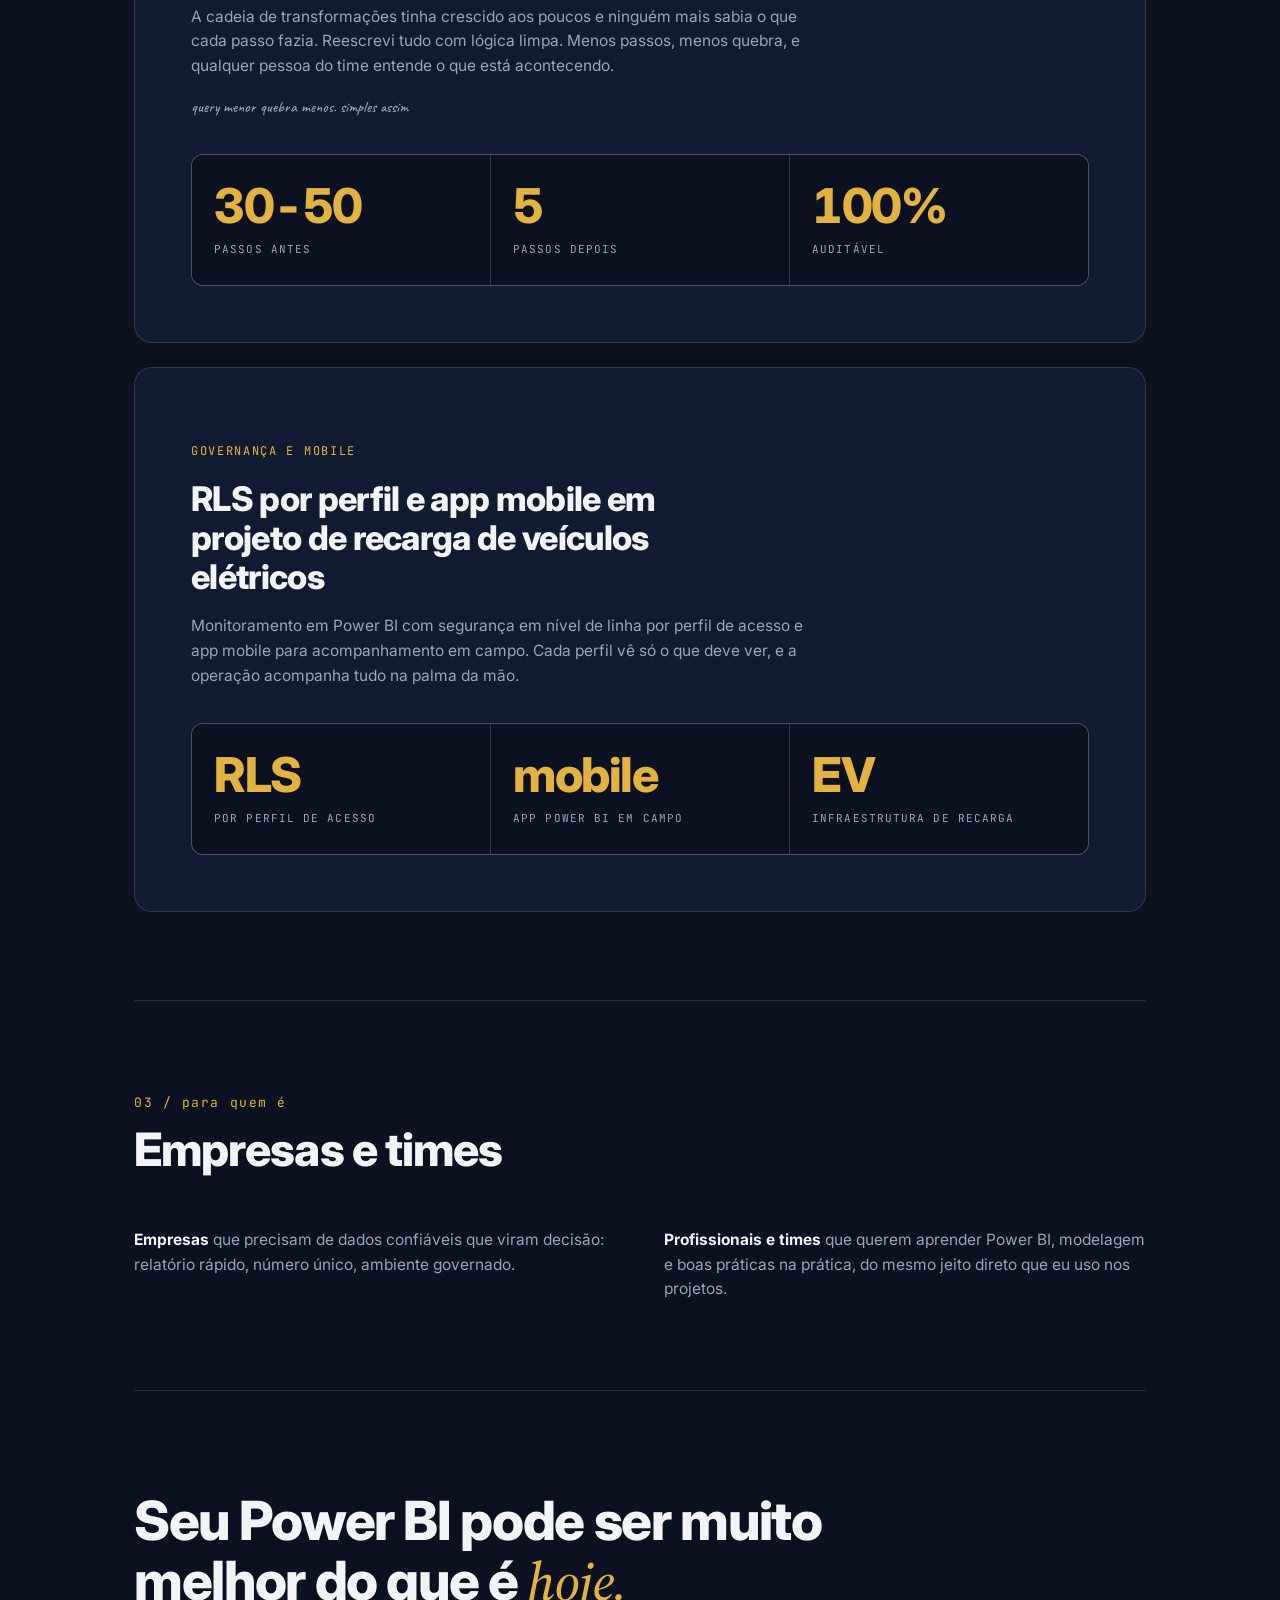
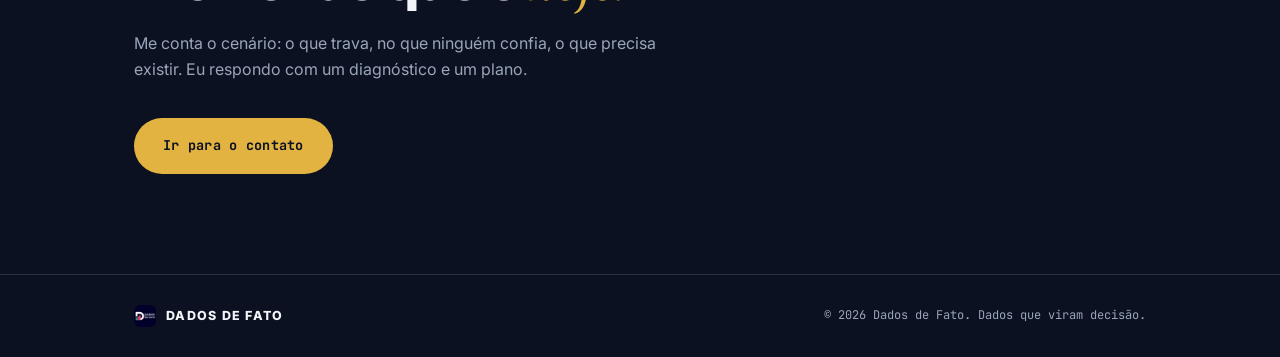
<file: powerbi.html>
<!DOCTYPE html>
<html lang="pt-BR">
<head>
<meta charset="UTF-8">
<meta name="viewport" content="width=device-width, initial-scale=1.0">
<title>Desenvolvedora Power BI freelancer | Dados de Fato</title>
<meta name="description" content="Desenvolvimento Power BI: dashboards com storytelling, star schema, DAX, Power Query, query folding, RLS, temas JSON e apps mobile. Casos reais com números.">
<link rel="canonical" href="https://dadosdefato.com.br/powerbi.html">
<link rel="icon" type="image/png" href="logo.png">
<meta property="og:type" content="website">
<meta property="og:locale" content="pt_BR">
<meta property="og:site_name" content="Dados de Fato">
<meta property="og:title" content="Desenvolvedora Power BI freelancer | Dados de Fato">
<meta property="og:description" content="Power BI que a liderança realmente abre. Casos reais: 7h viraram 5s, 50 passos de Power Query viraram 5.">
<meta property="og:image" content="logo.png">
<meta name="theme-color" content="#0b1120">
<script type="application/ld+json">
{
  "@context":"https://schema.org",
  "@type":"Service",
  "serviceType":"Desenvolvimento Power BI",
  "provider":{"@type":"ProfessionalService","name":"Dados de Fato"},
  "areaServed":{"@type":"Country","name":"Brasil"},
  "description":"Dashboards com storytelling, modelagem star schema, DAX, Power Query, performance com query folding, governança com RLS, temas JSON customizados, apps mobile e documentação completa."
}
</script>
<link rel="preconnect" href="https://fonts.googleapis.com">
<link rel="preconnect" href="https://fonts.gstatic.com" crossorigin>
<link href="https://fonts.googleapis.com/css2?family=Inter:wght@400;600;700;800&family=JetBrains+Mono:wght@400;700&family=Source+Serif+4:ital,opsz,wght@1,8..60,500&family=Caveat:wght@500&display=swap" rel="stylesheet">
<link rel="stylesheet" href="style.css">
</head>
<body>

<nav class="nav">
  <div class="wrap">
    <a class="brand" href="index.html"><img src="logo.png" alt="Dados de Fato">DADOS DE FATO</a>
    <div class="navlinks">
      <a href="index.html">Empresas</a>
      <a href="mentoria.html">Mentoria</a>
      <a href="powerbi.html" class="active">Power BI</a>
      <a class="cta" href="contato.html">Contato</a>
    </div>
  </div>
</nav>

<main>
<div class="wrap">

  <div class="hero">
    <p class="kicker">Desenvolvimento Power BI</p>
    <h1>Power BI que a liderança <em>realmente abre.</em></h1>
    <p class="lead">Dashboard não é decoração. É ferramenta de decisão. Eu construo relatórios rápidos, confiáveis e governados, para empresas que precisam de número confiável e para times que querem aprender a fazer o mesmo. <strong>E deixo tudo documentado para o ambiente continuar funcionando depois que o projeto acaba.</strong></p>
    <div class="btnrow">
      <a class="btn btn-gold" href="contato.html">Conversar sobre meu projeto</a>
    </div>
  </div>

  <section>
    <div class="sechead reveal">
      <span class="secnum">01 / serviços</span>
      <h2>O que eu construo em Power BI</h2>
    </div>
    <div class="svclist reveal">
      <div class="svc">
        <span class="no">/01</span>
        <div>
          <h3>Dashboards com <span>storytelling</span></h3>
          <p>Cada tela nasce de uma pergunta de negócio, nunca do ego de quem fez. O resultado é relatório que vira hábito na rotina da liderança.</p>
        </div>
      </div>
      <div class="svc">
        <span class="no">/02</span>
        <div>
          <h3>Modelagem <span>star schema</span></h3>
          <p>Fato e dimensão no lugar certo, granularidade correta. As medidas passam a bater entre relatórios e acaba a guerra de planilhas.</p>
        </div>
      </div>
      <div class="svc">
        <span class="no">/03</span>
        <div>
          <h3><span>DAX</span> e <span>Power Query</span></h3>
          <p>Medidas e transformações escritas para serem lidas. Quando eu saio, outra pessoa do time consegue dar manutenção sem sofrimento.</p>
        </div>
      </div>
      <div class="svc">
        <span class="no">/04</span>
        <div>
          <h3>Performance com <span>query folding</span></h3>
          <p>O trabalho pesado acontece na fonte, não no seu computador. Refresh rápido e relatório que não trava na hora da apresentação.</p>
        </div>
      </div>
      <div class="svc">
        <span class="no">/05</span>
        <div>
          <h3>Governança com <span>RLS</span></h3>
          <p>Segurança em nível de linha por perfil de acesso, workspaces organizados, padrão claro. Controle de verdade, sem burocracia.</p>
        </div>
      </div>
      <div class="svc">
        <span class="no">/06</span>
        <div>
          <h3>Temas <span>JSON</span> customizados</h3>
          <p>A identidade visual da sua empresa aplicada em todos os relatórios de uma vez. Consistência sem retrabalho manual.</p>
        </div>
      </div>
      <div class="svc">
        <span class="no">/07</span>
        <div>
          <h3>Apps <span>mobile</span> Power BI</h3>
          <p>Layout pensado para o celular de quem decide longe da mesa. O número certo na mão de quem precisa, onde estiver.</p>
        </div>
      </div>
      <div class="svc">
        <span class="no">/08</span>
        <div>
          <h3>Documentação <span>completa</span></h3>
          <p>Modelo, medidas e regras documentados. Autonomia para o seu time e zero dependência de fornecedor.</p>
        </div>
      </div>
    </div>
  </section>

  <section>
    <div class="sechead reveal">
      <span class="secnum">02 / casos reais</span>
      <h2>Números, não promessas</h2>
    </div>
    <div class="proof reveal" style="margin-bottom:24px">
      <p class="tag">Performance</p>
      <h3>Processo analítico de 7 horas reduzido a 5 segundos</h3>
      <p>Remodelei o data warehouse legado de OLTP para OLAP com dbt e reescrevi as queries críticas. A rotina de decisão da liderança foi destravada no mesmo projeto.</p>
      <div class="bignums">
        <div class="bignum"><div class="n">7h</div><div class="l">antes</div></div>
        <div class="bignum"><div class="n">5s</div><div class="l">depois</div></div>
        <div class="bignum"><div class="n">dbt</div><div class="l">nova camada analítica</div></div>
      </div>
    </div>
    <div class="proof reveal" style="margin-bottom:24px">
      <p class="tag">Power Query</p>
      <h3>De 30 a 50 passos de Power Query viraram 5</h3>
      <p>A cadeia de transformações tinha crescido aos poucos e ninguém mais sabia o que cada passo fazia. Reescrevi tudo com lógica limpa. Menos passos, menos quebra, e qualquer pessoa do time entende o que está acontecendo.</p>
      <p class="hand" style="margin-top:16px">query menor quebra menos. simples assim</p>
      <div class="bignums">
        <div class="bignum"><div class="n">30-50</div><div class="l">passos antes</div></div>
        <div class="bignum"><div class="n">5</div><div class="l">passos depois</div></div>
        <div class="bignum"><div class="n">100%</div><div class="l">auditável</div></div>
      </div>
    </div>
    <div class="proof reveal">
      <p class="tag">Governança e mobile</p>
      <h3>RLS por perfil e app mobile em projeto de recarga de veículos elétricos</h3>
      <p>Monitoramento em Power BI com segurança em nível de linha por perfil de acesso e app mobile para acompanhamento em campo. Cada perfil vê só o que deve ver, e a operação acompanha tudo na palma da mão.</p>
      <div class="bignums">
        <div class="bignum"><div class="n">RLS</div><div class="l">por perfil de acesso</div></div>
        <div class="bignum"><div class="n">mobile</div><div class="l">app Power BI em campo</div></div>
        <div class="bignum"><div class="n">EV</div><div class="l">infraestrutura de recarga</div></div>
      </div>
    </div>
  </section>

  <section>
    <div class="sechead reveal">
      <span class="secnum">03 / para quem é</span>
      <h2>Empresas e times</h2>
    </div>
    <div class="auth reveal">
      <p><strong>Empresas</strong> que precisam de dados confiáveis que viram decisão: relatório rápido, número único, ambiente governado.</p>
      <p><strong>Profissionais e times</strong> que querem aprender Power BI, modelagem e boas práticas na prática, do mesmo jeito direto que eu uso nos projetos.</p>
    </div>
  </section>

  <section class="final">
    <h2 class="reveal">Seu Power BI pode ser muito melhor do que é <em>hoje.</em></h2>
    <p class="reveal">Me conta o cenário: o que trava, no que ninguém confia, o que precisa existir. Eu respondo com um diagnóstico e um plano.</p>
    <div class="btnrow reveal">
      <a class="btn btn-gold" href="contato.html">Ir para o contato</a>
    </div>
  </section>

</div>
</main>

<footer>
  <div class="wrap">
    <div class="fbrand"><img src="logo.png" alt="">DADOS DE FATO</div>
    <p>© 2026 Dados de Fato. Dados que viram decisão.</p>
  </div>
</footer>

<script>
const io=new IntersectionObserver(es=>{
  es.forEach(e=>{if(e.isIntersecting){e.target.classList.add('in');io.unobserve(e.target);}});
},{threshold:.1});
document.querySelectorAll('.reveal').forEach(el=>io.observe(el));
</script>
</body>
</html>
</file>
<file: style.css>
/* DADOS DE FATO — identidade: navy + dourado */
:root{
  --navy:#0b1120;
  --navy-2:#101a30;
  --navy-3:#16223d;
  --gold:#e3b341;
  --gold-soft:rgba(227,179,65,.14);
  --ink:#f2f4f8;
  --ink-dim:#9aa5ba;
  --line:rgba(242,244,248,.14);
  --line-thin:rgba(242,244,248,.5);
  --sans:'Inter',-apple-system,'Segoe UI',sans-serif;
  --serif:'Source Serif 4',Georgia,serif;
  --hand:'Caveat',cursive;
  --mono:'JetBrains Mono','SFMono-Regular',monospace;
}
*{margin:0;padding:0;box-sizing:border-box}
html{scroll-behavior:smooth}
body{
  background:var(--navy);color:var(--ink);
  font-family:var(--sans);
  -webkit-font-smoothing:antialiased;
  line-height:1.6;
}
::selection{background:var(--gold);color:var(--navy)}
a{color:inherit;text-decoration:none}
img{max-width:100%}
.wrap{max-width:1060px;margin:0 auto;padding:0 24px}

/* nav */
.nav{
  position:sticky;top:0;z-index:100;
  background:rgba(11,17,32,.85);backdrop-filter:blur(12px);
  border-bottom:1px solid var(--line);
}
.nav .wrap{display:flex;align-items:center;justify-content:space-between;height:64px}
.brand{display:flex;align-items:center;gap:10px;font-weight:800;font-size:13px;letter-spacing:.1em}
.brand img{height:26px;width:26px;border-radius:6px}
.navlinks{display:flex;gap:6px;align-items:center}
.navlinks a{
  font-family:var(--mono);font-size:12.5px;letter-spacing:.03em;color:var(--ink-dim);
  padding:9px 14px;border-radius:100px;transition:all .2s;min-height:40px;display:inline-flex;align-items:center;
}
.navlinks a:hover{color:var(--ink);background:rgba(255,255,255,.05)}
.navlinks a.active{color:var(--gold)}
.navlinks a.cta{background:var(--gold);color:var(--navy);font-weight:700}
.navlinks a.cta:hover{background:#f0c660}
@media(max-width:640px){
  .nav .wrap{height:auto;flex-wrap:wrap;padding-top:10px;padding-bottom:10px;gap:8px}
  .navlinks{flex-wrap:wrap}
}

/* hero */
.hero{padding:96px 0 72px;border-bottom:1px solid var(--line)}
.kicker{
  font-family:var(--mono);font-size:12.5px;letter-spacing:.16em;text-transform:uppercase;
  color:var(--gold);margin-bottom:24px;display:flex;align-items:center;gap:12px;
}
.kicker::before{content:"";width:32px;height:1px;background:var(--gold)}
.hero h1{
  font-size:clamp(34px,5.6vw,64px);line-height:1.08;font-weight:800;
  letter-spacing:-.025em;max-width:18ch;
}
.hero .lead{font-size:clamp(16px,1.8vw,19px);color:var(--ink-dim);max-width:56ch;margin-top:24px}
.hero .lead strong{color:var(--ink);font-weight:600}

/* buttons */
.btnrow{display:flex;gap:14px;flex-wrap:wrap;margin-top:36px}
.btn{
  display:inline-flex;align-items:center;gap:10px;
  font-family:var(--mono);font-size:13.5px;font-weight:700;letter-spacing:.02em;
  padding:16px 28px;border-radius:100px;min-height:52px;transition:all .2s;
  border:1px solid transparent;
}
.btn-gold{background:var(--gold);color:var(--navy)}
.btn-gold:hover{background:#f0c660;transform:translateY(-2px)}
.btn-line{border-color:var(--line);color:var(--ink)}
.btn-line:hover{border-color:var(--gold);color:var(--gold)}

/* sections */
section{padding:88px 0;border-bottom:1px solid var(--line)}
section:last-of-type{border-bottom:none}
.sechead{margin-bottom:52px}
.secnum{font-family:var(--mono);font-size:13px;color:var(--gold);letter-spacing:.12em}
.sechead h2{
  font-size:clamp(28px,3.8vw,46px);font-weight:800;letter-spacing:-.02em;
  line-height:1.12;margin-top:10px;max-width:22ch;
}
.sechead p{color:var(--ink-dim);font-size:16px;margin-top:16px;max-width:60ch}

/* proof block (7h -> 5s) */
.proof{
  background:var(--navy-2);border:1px solid var(--line);border-radius:18px;
  padding:clamp(32px,5vw,56px);
}
.proof .tag{font-family:var(--mono);font-size:12px;letter-spacing:.14em;text-transform:uppercase;color:var(--gold);margin-bottom:18px}
.proof h3{font-size:clamp(22px,3vw,34px);font-weight:800;letter-spacing:-.02em;line-height:1.15;max-width:24ch}
.proof p{color:var(--ink-dim);font-size:15.5px;margin-top:18px;max-width:64ch}
.bignums{display:grid;grid-template-columns:repeat(3,1fr);gap:1px;background:var(--line);border:1px solid var(--line);margin-top:34px;border-radius:12px;overflow:hidden}
.bignum{background:var(--navy);padding:26px 22px}
.bignum .n{font-size:clamp(30px,4vw,48px);font-weight:800;letter-spacing:-.03em;color:var(--gold);font-variant-numeric:tabular-nums;line-height:1.05}
.bignum .l{font-family:var(--mono);font-size:11px;letter-spacing:.1em;text-transform:uppercase;color:var(--ink-dim);margin-top:10px}
@media(max-width:640px){.bignums{grid-template-columns:1fr}}

/* service list */
.svclist{border-top:1px solid var(--line)}
.svc{
  display:grid;grid-template-columns:72px 1fr;gap:24px;
  padding:32px 0;border-bottom:1px solid var(--line);
}
.svc .no{font-family:var(--mono);font-size:13px;color:var(--ink-dim);padding-top:4px}
.svc h3{font-size:clamp(18px,2vw,23px);font-weight:700;letter-spacing:-.01em;margin-bottom:8px}
.svc h3 span{color:var(--gold)}
.svc p{color:var(--ink-dim);font-size:15px;max-width:62ch}
@media(max-width:640px){.svc{grid-template-columns:1fr;gap:8px}}

/* authority */
.auth{display:grid;grid-template-columns:1fr 1fr;gap:48px;align-items:start}
.auth p{color:var(--ink-dim);font-size:15.5px}
.auth p strong{color:var(--ink)}
.facts{border-top:1px solid var(--line)}
.fact{display:flex;gap:14px;padding:18px 0;border-bottom:1px solid var(--line);font-size:14.5px;color:var(--ink-dim)}
.fact .m{color:var(--gold);font-family:var(--mono);flex-shrink:0}
.fact strong{color:var(--ink)}
@media(max-width:760px){.auth{grid-template-columns:1fr;gap:32px}}

/* package (mentoria) */
.pack{border-top:1px solid var(--line)}
.pack-item{
  display:grid;grid-template-columns:60px 1fr;gap:20px;
  padding:30px 0;border-bottom:1px solid var(--line);
}
.pack-item .n{
  font-family:var(--mono);font-size:14px;color:var(--navy);background:var(--gold);
  width:36px;height:36px;border-radius:50%;display:flex;align-items:center;justify-content:center;font-weight:700;
}
.pack-item h3{font-size:clamp(17px,2vw,21px);font-weight:700;margin-bottom:6px}
.pack-item p{color:var(--ink-dim);font-size:15px;max-width:62ch}

/* price */
.price{
  background:var(--navy-2);border:1px solid var(--gold);border-radius:18px;
  padding:clamp(32px,5vw,52px);display:grid;grid-template-columns:1fr auto;gap:32px;align-items:center;
}
.price h3{font-size:clamp(20px,2.6vw,28px);font-weight:800;letter-spacing:-.02em}
.price p{color:var(--ink-dim);font-size:15px;margin-top:10px;max-width:48ch}
.price .val{text-align:right}
.price .num{font-size:clamp(38px,5vw,56px);font-weight:800;color:var(--gold);letter-spacing:-.03em}
.price .per{font-family:var(--mono);font-size:12px;color:var(--ink-dim);letter-spacing:.06em;margin-top:6px}
@media(max-width:640px){.price{grid-template-columns:1fr}.price .val{text-align:left}}

/* quote */
.quote{
  border-left:3px solid var(--gold);padding:8px 0 8px 26px;margin:40px 0;
}
.quote p{font-size:clamp(19px,2.4vw,27px);font-weight:600;letter-spacing:-.01em;line-height:1.35;max-width:26ch}
.quote span{display:block;font-family:var(--mono);font-size:12px;color:var(--ink-dim);margin-top:14px;letter-spacing:.08em;text-transform:uppercase}

/* cta final */
.final{padding:100px 0;text-align:left}
.final h2{font-size:clamp(30px,4.6vw,54px);font-weight:800;letter-spacing:-.025em;line-height:1.1;max-width:20ch}
.final p{color:var(--ink-dim);font-size:16px;margin-top:20px;max-width:54ch}

/* footer */
footer{border-top:1px solid var(--line);padding:30px 0}
footer .wrap{display:flex;justify-content:space-between;gap:16px;flex-wrap:wrap;align-items:center}
footer .fbrand{display:flex;align-items:center;gap:10px;font-weight:800;font-size:12.5px;letter-spacing:.1em}
footer .fbrand img{height:22px;width:22px;border-radius:6px}
footer p{font-family:var(--mono);font-size:12px;color:var(--ink-dim)}

/* serif italic accents (toque humano) */
.hero h1 em, .sechead h2 em, .final h2 em{
  font-family:var(--serif);font-style:italic;font-weight:500;color:var(--gold);
  letter-spacing:-.01em;
}
/* anotação manuscrita */
.hand{
  font-family:var(--hand);font-size:clamp(19px,2vw,24px);color:var(--gold);
  font-weight:500;letter-spacing:0;
}
/* bordas finas de precisão */
.proof,.bignums,.price{border-width:.5px}
.fact,.svc,.pack-item{border-bottom-width:.5px}
.svclist,.pack,.facts{border-top-width:.5px}
/* underline orgânico em links internos */
.u-link{
  border-bottom:.5px solid var(--line-thin);padding-bottom:2px;
  transition:border-color .2s,color .2s;
}
.u-link:hover{color:var(--gold);border-color:var(--gold)}

/* reveal */
.reveal{opacity:0;transform:translateY(22px);transition:opacity .7s ease,transform .7s cubic-bezier(.2,.8,.2,1)}
.reveal.in{opacity:1;transform:none}
</file>
